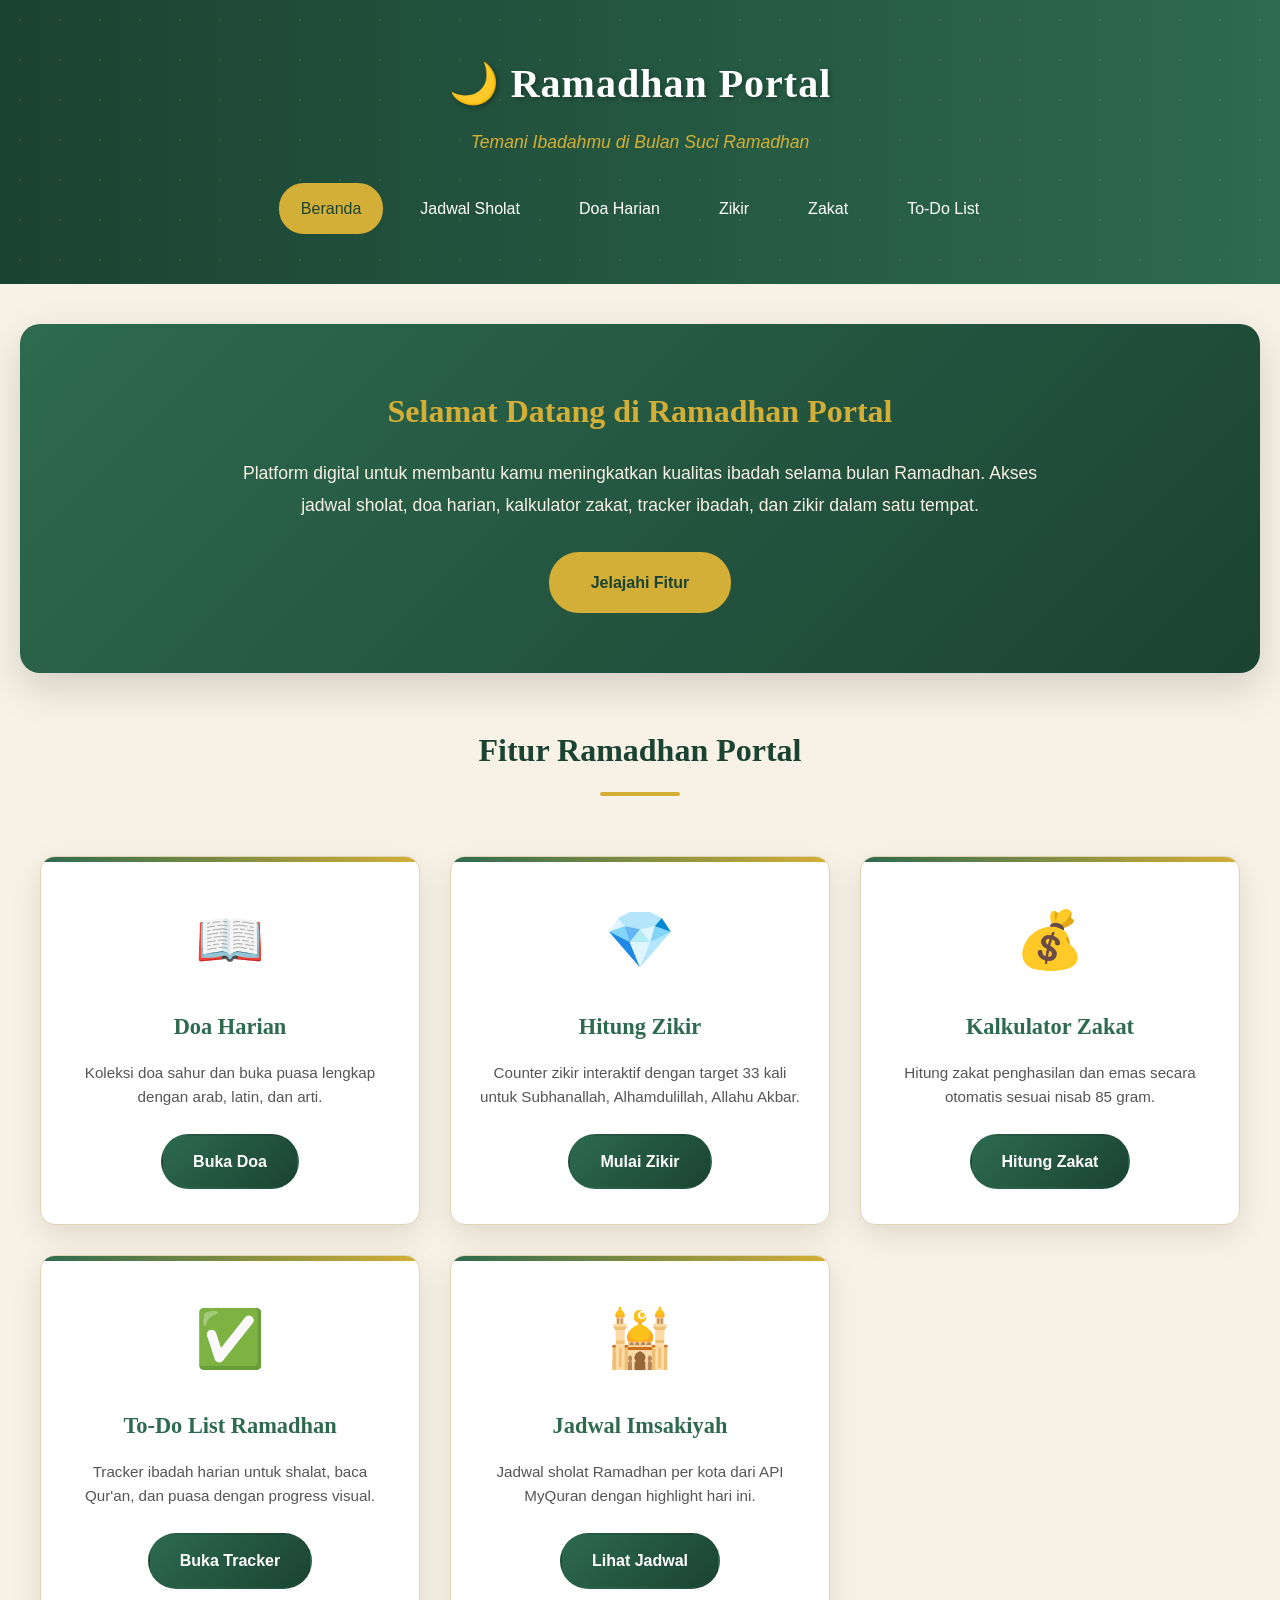
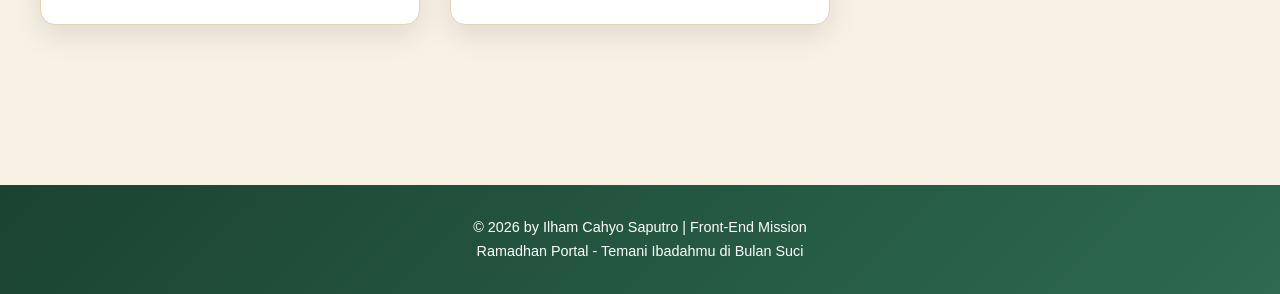
<file: index.html>
<!DOCTYPE html>
<html lang="id">
<head>
    <meta charset="UTF-8">
    <meta name="viewport" content="width=device-width, initial-scale=1.0">
    <title>Ramadhan Portal - Ilham Cahyo Saputro</title>
    <link rel="stylesheet" href="style.css">
</head>
<body>
    <!-- HEADER & NAVIGATION -->
    <header>
        <h1>🌙 Ramadhan Portal</h1>
        <p class="tagline">Temani Ibadahmu di Bulan Suci Ramadhan</p>
        <nav class="nav">
            <a href="index.html" class="active">Beranda</a>
            <a href="Misi Kelima.html">Jadwal Sholat</a>
            <a href="Misi Pertama.html">Doa Harian</a>
            <a href="Misi Kedua.html">Zikir</a>
            <a href="Misi Ketiga.html">Zakat</a>
            <a href="Misi Keempat.html">To-Do List</a>
        </nav>
    </header>

    <!-- MAIN CONTENT -->
    <main>
        <!-- HERO SECTION -->
        <section class="hero">
            <h2>Selamat Datang di Ramadhan Portal</h2>
            <p>
                Platform digital untuk membantu kamu meningkatkan kualitas ibadah selama bulan Ramadhan. 
                Akses jadwal sholat, doa harian, kalkulator zakat, tracker ibadah, dan zikir dalam satu tempat.
            </p>
            <a href="#fitur" class="btn-utama">Jelajahi Fitur</a>
        </section>

        <!-- FITUR SECTION -->
        <section id="fitur" class="fitur-section">
            <h2>Fitur Ramadhan Portal</h2>
            <div class="card-container">
                
                <!-- Card 1: Doa Harian -->
                <div class="card">
                    <div class="card-icon">📖</div>
                    <h3>Doa Harian</h3>
                    <p>Koleksi doa sahur dan buka puasa lengkap dengan arab, latin, dan arti.</p>
                    <a href="Misi Pertama.html" class="btn-card">Buka Doa</a>
                </div>

                <!-- Card 2: Zikir -->
                <div class="card">
                    <div class="card-icon">💎</div>
                    <h3>Hitung Zikir</h3>
                    <p>Counter zikir interaktif dengan target 33 kali untuk Subhanallah, Alhamdulillah, Allahu Akbar.</p>
                    <a href="Misi Kedua.html" class="btn-card">Mulai Zikir</a>
                </div>

                <!-- Card 3: Zakat -->
                <div class="card">
                    <div class="card-icon">💰</div>
                    <h3>Kalkulator Zakat</h3>
                    <p>Hitung zakat penghasilan dan emas secara otomatis sesuai nisab 85 gram.</p>
                    <a href="Misi Ketiga.html" class="btn-card">Hitung Zakat</a>
                </div>

                <!-- Card 4: To-Do List -->
                <div class="card">
                    <div class="card-icon">✅</div>
                    <h3>To-Do List Ramadhan</h3>
                    <p>Tracker ibadah harian untuk shalat, baca Qur'an, dan puasa dengan progress visual.</p>
                    <a href="Misi Keempat.html" class="btn-card">Buka Tracker</a>
                </div>

                <!-- Card 5: Jadwal Sholat -->
                <div class="card">
                    <div class="card-icon">🕌</div>
                    <h3>Jadwal Imsakiyah</h3>
                    <p>Jadwal sholat Ramadhan per kota dari API MyQuran dengan highlight hari ini.</p>
                    <a href="Misi Kelima.html" class="btn-card">Lihat Jadwal</a>
                </div>

            </div>
        </section>
    </main>

    <!-- FOOTER -->
    <footer>
        <p>&copy; 2026 by Ilham Cahyo Saputro | Front-End Mission</p>
        <p>Ramadhan Portal - Temani Ibadahmu di Bulan Suci</p>
    </footer>
</body>
</html>
</file>
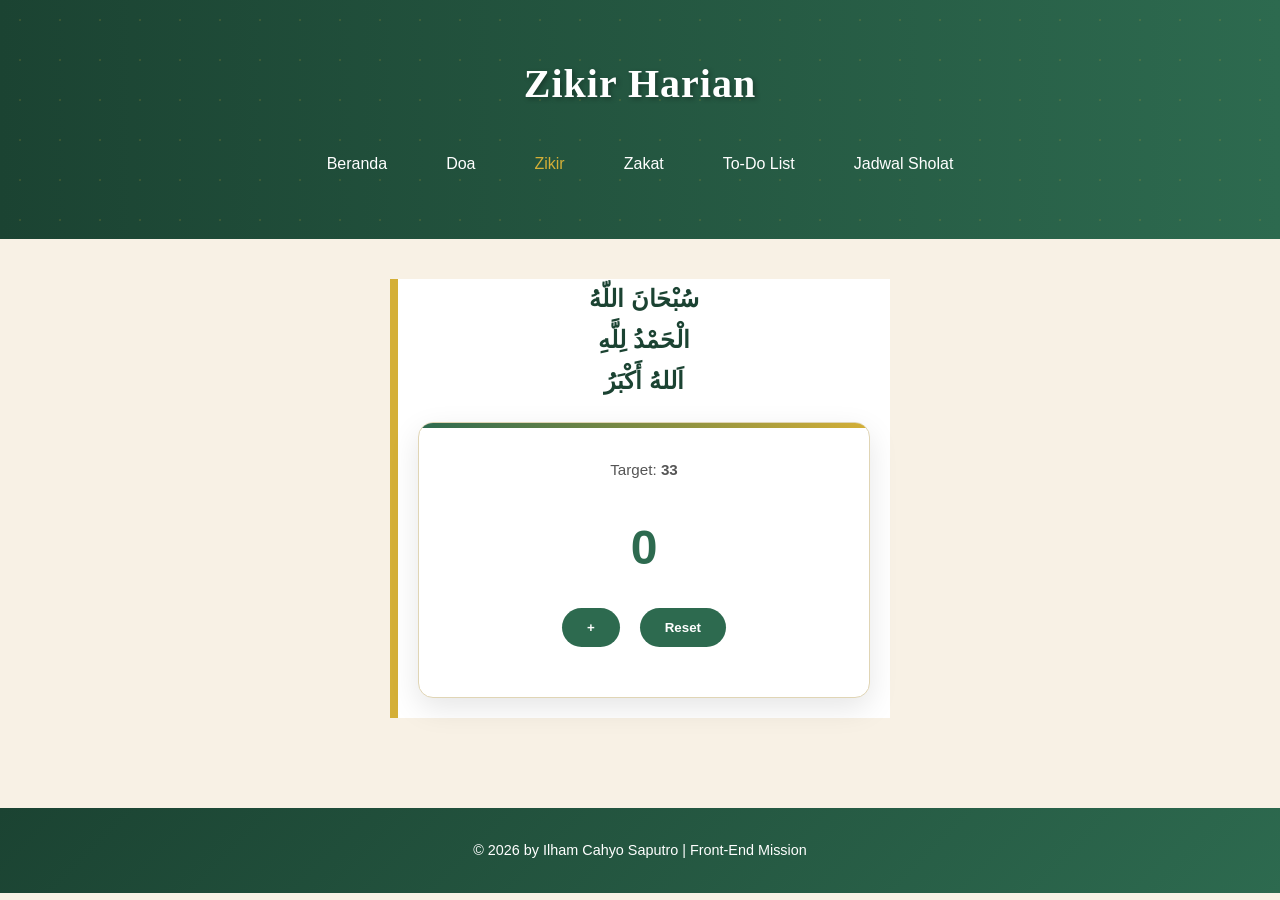
<file: Misi Kedua.html>
<!doctype html>
<html lang="en">
  <head>
    <meta charset="UTF-8" />
    <meta name="viewport" content="width=device-width, initial-scale=1.0" />
    <title>Hitung Zikir - Ramadhan</title>
    <link rel="stylesheet" href="style.css" />
    <link rel="icon" href="logo masjid.png" type="x-icon" />
  </head>
  <body>
    <header>
      <h1>Zikir Harian</h1>
      <nav class="nav">
        <a href="index.html">Beranda</a>
        <a href="Misi Pertama.html">Doa</a>
        <a href="Misi Kedua.html" style="color: #d4af37">Zikir</a>
        <a href="Misi Ketiga.html">Zakat</a>
        <a href="Misi Keempat.html">To-Do List</a>
        <a href="Misi Kelima.html">Jadwal Sholat</a>
      </nav>
    </header>

    <!-- PAGE ZIKIR -->
    <main class="zikir-page">
      <section class="zikir">
        <h2 class="zikirr">
          سُبْحَانَ اللّهُ
          <br />
          الْحَمْدُ لِلَّهِ
          <br />
          اَللهُ أَكْبَرُ
        </h2>

        <div class="card-container">
          <article class="card">
            <div class="zikir-box">
              <p class="target">Target: <strong>33</strong></p>

              <div id="counter" class="counter">0</div>

              <div class="buttons">
                <button id="tambah">+</button>
                <button id="reset">Reset</button>
              </div>

              <div id="notifikasi" class="notifikasi"></div>
            </div>
          </article>
        </div>
      </section>
    </main>

    <footer>
      <p>&copy; 2026 by Ilham Cahyo Saputro | Front-End Mission</p>
    </footer>

    <script src="Misi Kedua.js"></script>
  </body>
</html>
</file>
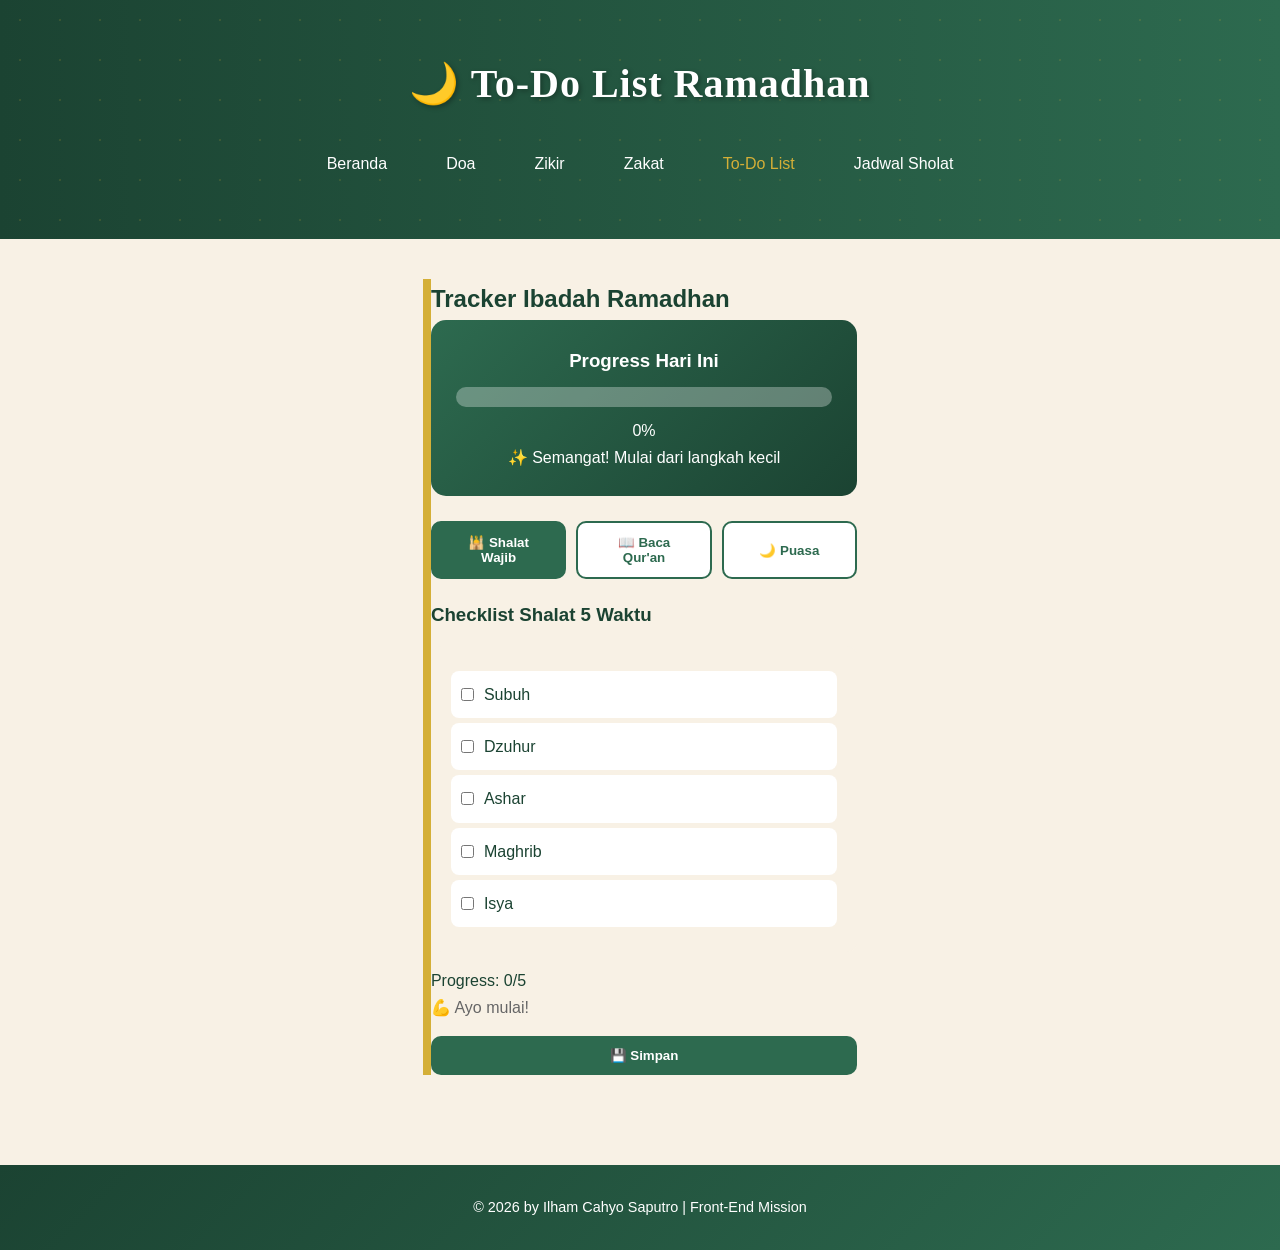
<file: Misi Keempat.html>
<!doctype html>
<html lang="id">
  <head>
    <meta charset="UTF-8" />
    <meta name="viewport" content="width=device-width, initial-scale=1.0" />
    <title>To-Do List Ramadhan</title>
    <link rel="stylesheet" href="style.css" />
    <link rel="icon" href="logo masjid.png" type="x-icon" />
  </head>
  <body>
    <header>
      <h1>🌙 To-Do List Ramadhan</h1>
      <nav class="nav">
        <a href="index.html">Beranda</a>
        <a href="Misi Pertama.html">Doa</a>
        <a href="Misi Kedua.html">Zikir</a>
        <a href="Misi Ketiga.html">Zakat</a>
        <a href="Misi Keempat.html" style="color: #d4af37">To-Do List</a>
        <a href="Misi Kelima.html">Jadwal Sholat</a>
      </nav>
    </header>

    <main class="halaman-utama">
      <section class="utama todo-section">
        <h2>Tracker Ibadah Ramadhan</h2>

        <!-- Progress Harian -->
        <div class="progress-summary">
          <h3>Progress Hari Ini</h3>
          <div class="progress-bar-container">
            <div
              class="progress-bar"
              id="total-progress-bar"
              style="width: 0%"
            ></div>
          </div>
          <p id="total-progress-text">0%</p>
          <p id="motivasi-status" class="motivasi">
            Semangat! Mulai dari langkah kecil ✨
          </p>
        </div>

        <!-- Navigasi -->
        <div class="tab-nav">
          <button class="tab-btn active" data-tab="shalat">
            🕌 Shalat Wajib
          </button>
          <button class="tab-btn" data-tab="quran">📖 Baca Qur'an</button>
          <button class="tab-btn" data-tab="puasa">🌙 Puasa</button>
        </div>

        <!-- Bagian Shalat -->
        <div id="shalat" class="tab-content active">
          <h3>Checklist Shalat 5 Waktu</h3>
          <div class="checklist-container">
            <label class="check-item">
              <input type="checkbox" id="shubuh" class="shalat-check" />
              <span>Subuh</span>
            </label>
            <label class="check-item">
              <input type="checkbox" id="dzuhur" class="shalat-check" />
              <span>Dzuhur</span>
            </label>
            <label class="check-item">
              <input type="checkbox" id="ashar" class="shalat-check" />
              <span>Ashar</span>
            </label>
            <label class="check-item">
              <input type="checkbox" id="maghrib" class="shalat-check" />
              <span>Maghrib</span>
            </label>
            <label class="check-item">
              <input type="checkbox" id="isya" class="shalat-check" />
              <span>Isya</span>
            </label>
          </div>
          <div class="shalat-progress">
            <p>Progress: <span id="shalat-progress-text">0/5</span></p>
            <p id="shalat-status" class="status-text">-</p>
          </div>
          <button id="save-shalat" class="btn-simpan">💾 Simpan</button>
        </div>

        <!-- Bagian Al-Quran -->
        <div id="quran" class="tab-content">
          <h3>Target Baca Qur'an</h3>
          <div class="form-group">
            <label for="quran-target">Target Halaman (per hari)</label>
            <input
              type="number"
              id="quran-target"
              placeholder="Contoh: 10"
              min="1"
            />
          </div>
          <div class="form-group">
            <label for="quran-read">Halaman Sudah Dibaca</label>
            <input
              type="number"
              id="quran-read"
              placeholder="Contoh: 5"
              min="0"
            />
          </div>
          <div class="quran-progress">
            <div class="progress-bar-container">
              <div
                class="progress-bar"
                id="quran-progress-bar"
                style="width: 0%"
              ></div>
            </div>
            <p id="quran-progress-text">0%</p>
            <p id="quran-status" class="status-text">-</p>
          </div>
          <button id="save-quran" class="btn-simpan">💾 Simpan</button>
          <button id="reset-quran" class="btn-reset">🔄 Reset</button>
        </div>

        <!-- BagianPuasa -->
        <div id="puasa" class="tab-content">
          <h3>Kalender Puasa Ramadhan</h3>

          <!-- Info Hari Ini -->
          <div class="hari-ini-box">
            <p>Hari Ini: <span id="nama-hari">-</span></p>
            <p class="hari-ke">
              Hari ke-<span id="hari-ramadhan">1</span> Ramadhan
            </p>
          </div>

          <!-- Kalender Grid (Bisa diklik langsung) -->
          <div class="kalender-container">
            <div id="kalender-grid" class="kalender-grid"></div>
          </div>
          <p
            style="
              text-align: center;
              font-size: 0.8rem;
              color: #666;
              margin-top: 10px;
            "
          >
            💡 Klik pada kotak tanggal untuk menandai sudah puasa
          </p>

          <!-- Progress Puasa -->
          <div class="puasa-progress">
            <p>Total Puasa: <span id="puasa-count">0</span>/30 hari</p>
            <div class="progress-bar-container">
              <div
                class="progress-bar"
                id="puasa-progress-bar"
                style="width: 0%"
              ></div>
            </div>
            <p id="puasa-status" class="status-text">-</p>
          </div>
          <button id="save-puasa" class="btn-simpan">💾 Simpan Progress</button>
        </div>
      </section>
    </main>

    <footer>
      <p>&copy; 2026 by Ilham Cahyo Saputro | Front-End Mission</p>
    </footer>

    <script src="Misi Keempat.js"></script>
  </body>
</html>
</file>
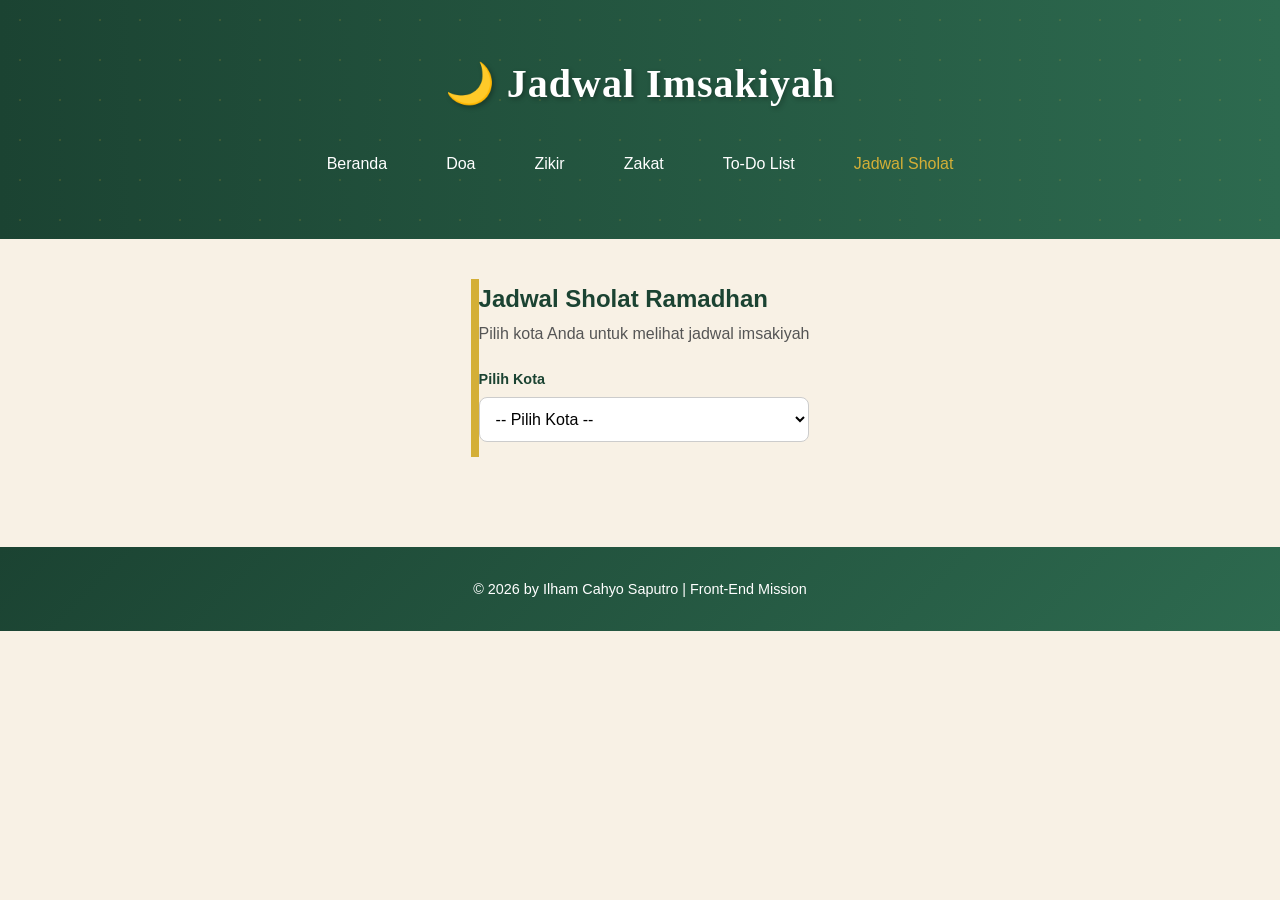
<file: Misi Kelima.html>
<!DOCTYPE html>
<html lang="id">
<head>
    <meta charset="UTF-8">
    <meta name="viewport" content="width=device-width, initial-scale=1.0">
    <title>Jadwal Imsakiyah - Ramadhan Web</title>
    <link rel="stylesheet" href="style.css">
    <link rel="icon" href="logo masjid.png" type="x-icon" />
</head>
<body>
    <header>
        <h1>🌙 Jadwal Imsakiyah</h1>
        <nav class="nav">
            <a href="index.html">Beranda</a>
            <a href="Misi Pertama.html">Doa</a>
            <a href="Misi Kedua.html">Zikir</a>
            <a href="Misi Ketiga.html">Zakat</a>
            <a href="Misi Keempat.html">To-Do List</a>
            <a href="Misi Kelima.html" style="color: #D4AF37;">Jadwal Sholat</a>
        </nav>
    </header>

    <main class="halaman-utama">
        <section class="utama imsakiyah-section">
            <h2>Jadwal Sholat Ramadhan</h2>
            <p style="text-align: center; margin-bottom: 20px; color: #555;">
                Pilih kota Anda untuk melihat jadwal imsakiyah
            </p>
            
            <!-- Dropdown Kota -->
            <div class="form-group">
                <label for="pilih-kota">Pilih Kota</label>
                <select id="pilih-kota">
                    <option value="">-- Pilih Kota --</option>
                    <!-- Kota akan diisi oleh JavaScript -->
                </select>
            </div>

            <!-- Loading State -->
            <div id="loading" class="loading-state" style="display: none;">
                <div class="spinner"></div>
                <p>Memuat data jadwal...</p>
            </div>

            <!-- Error State -->
            <div id="error" class="error-state" style="display: none;">
                <p>⚠️ Gagal memuat data. Silakan coba lagi.</p>
                <button id="retry-btn" class="btn-utama">Coba Lagi</button>
            </div>

            <!-- Info Lokasi -->
            <div id="lokasi-info" class="lokasi-info" style="display: none;">
                <h3 id="nama-lokasi">-</h3>
                <p id="nama-daerah">-</p>
            </div>

            <!-- Tabel Jadwal -->
            <div id="tabel-container" class="tabel-container" style="display: none;">
                <table class="jadwal-table">
                    <thead>
                        <tr>
                            <th>Tanggal</th>
                            <th>Imsak</th>
                            <th>Subuh</th>
                            <th>Dzuhur</th>
                            <th>Ashar</th>
                            <th>Maghrib</th>
                            <th>Isya</th>
                        </tr>
                    </thead>
                    <tbody id="jadwal-body">
                        <!-- Data akan diisi oleh JavaScript -->
                    </tbody>
                </table>
            </div>
        </section>
    </main>

    <footer>
        <p>&copy; 2026 by Ilham Cahyo Saputro | Front-End Mission</p>
    </footer>

    <script src="Misi Kelima.js"></script>
</body>
</html>
</file>
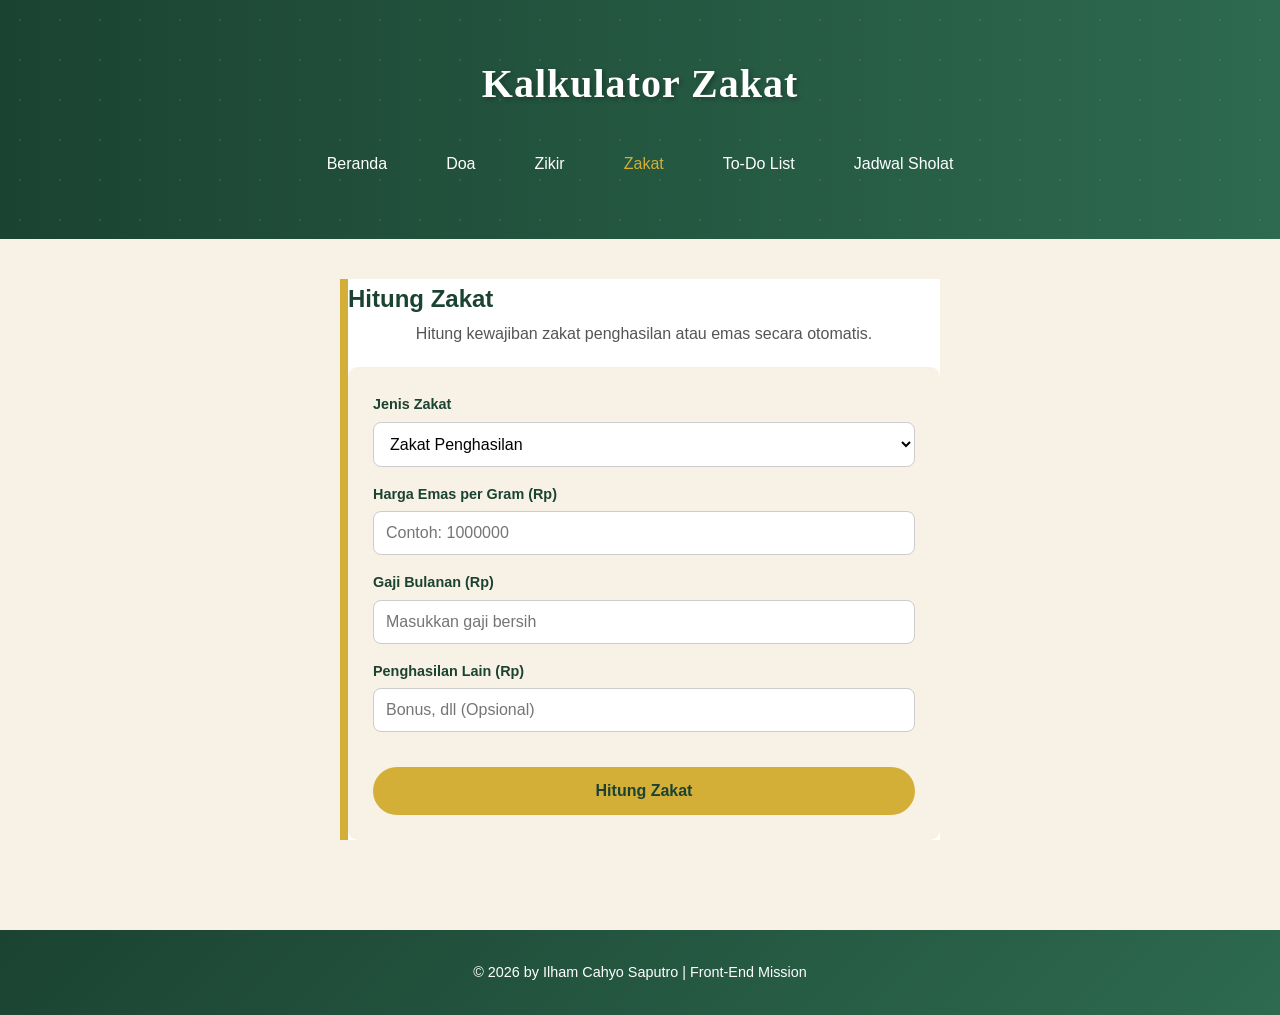
<file: Misi Ketiga.html>
<!DOCTYPE html>
<html lang="id">
<head>
    <meta charset="UTF-8">
    <meta name="viewport" content="width=device-width, initial-scale=1.0">
    <title>Kalkulator Zakat - Ramadhan Web</title>
    <link rel="stylesheet" href="style.css">
    <link rel="icon" href="logo masjid.png" type="x-icon" />
</head>
<body>
    <header>
        <h1>Kalkulator Zakat</h1>
        <nav class="nav">
            <a href="index.html">Beranda</a>
            <a href="Misi Pertama.html">Doa</a>
            <a href="Misi Kedua.html">Zikir</a>
            <a href="Misi Ketiga.html" style="color: #d4af37">Zakat</a>
            <a href="Misi Keempat.html">To-Do List</a>
            <a href="Misi Kelima.html">Jadwal Sholat</a>
        </nav>
    </header>

    <!-- PAGE ZAKAT -->
    <main class="halaman-utama">
        <section class="utama zakat-section">
            <h2>Hitung Zakat</h2>
            <p style="text-align: center; margin-bottom: 20px; color: #555;">Hitung kewajiban zakat penghasilan atau emas secara otomatis.</p>
            
            <div class="form-container">
                <div class="form-group">
                    <label for="jenis-zakat">Jenis Zakat</label>
                    <select id="jenis-zakat">
                        <option value="penghasilan">Zakat Penghasilan</option>
                        <option value="emas">Zakat Emas</option>
                    </select>
                </div>

                <div class="form-group">
                    <label for="harga-emas">Harga Emas per Gram (Rp)</label>
                    <input type="number" id="harga-emas" placeholder="Contoh: 1000000">
                </div>

                <div id="form-penghasilan">
                    <div class="form-group">
                        <label for="gaji">Gaji Bulanan (Rp)</label>
                        <input type="number" id="gaji" placeholder="Masukkan gaji bersih">
                    </div>
                    <div class="form-group">
                        <label for="penghasilan-lain">Penghasilan Lain (Rp)</label>
                        <input type="number" id="penghasilan-lain" placeholder="Bonus, dll (Opsional)">
                    </div>
                </div>

                <div id="form-emas" style="display: none;">
                    <div class="form-group">
                        <label for="gram-emas">Total Emas (Gram)</label>
                        <input type="number" id="gram-emas" placeholder="Masukkan jumlah gram">
                    </div>
                </div>

                <button id="hitung-btn" class="btn-utama" style="width: 100%; margin-top: 20px; border: none; cursor: pointer;">Hitung Zakat</button>
            </div>

            <div id="hasil-zakat" class="result-box" style="display: none;">
                <h3>Hasil Perhitungan</h3>
                <div class="result-item">
                    <span>Total Harta/Penghasilan:</span>
                    <strong id="res-total">Rp 0</strong>
                </div>
                <div class="result-item">
                    <span>Nisab (85gr Emas):</span>
                    <strong id="res-nisab">Rp 0</strong>
                </div>
                <div class="result-item">
                    <span>Status:</span>
                    <strong id="res-status" style="color: #1B4332;">-</strong>
                </div>
                <div class="result-item highlight">
                    <span>Zakat yang harus dibayar:</span>
                    <strong id="res-zakat">Rp 0</strong>
                </div>
            </div>
        </section>
    </main>

    <footer>
        <p>&copy; 2026 by Ilham Cahyo Saputro | Front-End Mission</p>
    </footer>

    <script src="Misi Ketiga.js"></script>
</body>
</html>
</file>
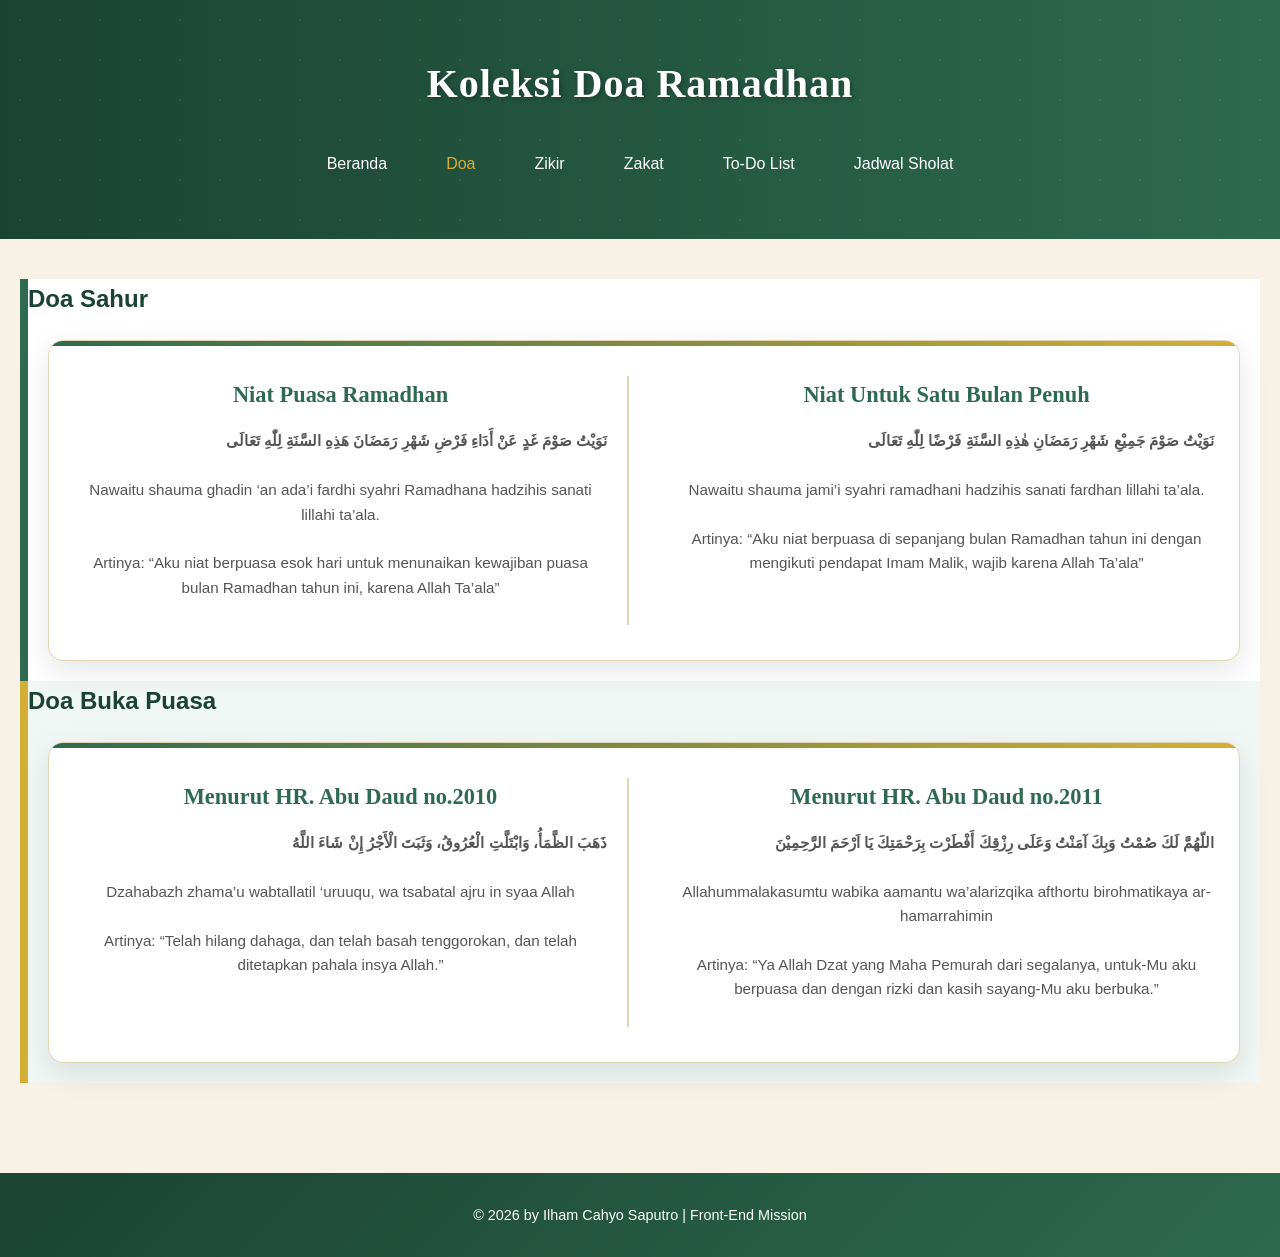
<file: Misi Pertama.html>
<!doctype html>
<html lang="en">
  <head>
    <meta charset="UTF-8" />
    <meta name="viewport" content="width=device-width, initial-scale=1.0" />
    <title>Doa-Doa Bulan Ramadhan</title>
    <link rel="stylesheet" href="style.css" />
    <link rel="icon" href="logo masjid.png" type="x-icon" />
  </head>
  <body>
    <header>
      <h1>Koleksi Doa Ramadhan</h1>
      <nav class="nav">
        <a href="index.html">Beranda</a>
        <a href="Misi Pertama.html" style="color: #d4af37">Doa</a>
        <a href="Misi Kedua.html">Zikir</a>
        <a href="Misi Ketiga.html">Zakat</a>
        <a href="Misi Keempat.html">To-Do List</a>
        <a href="Misi Kelima.html">Jadwal Sholat</a>
      </nav>
    </header>

    <main>
      <!-- PAGE SAHUR -->
      <section class="sahur">
        <h2 class="sahurr">Doa Sahur</h2>

        <div class="card-container">
          <article class="card">
            <div class="doa">
              <div class="bagian-doa">
                <h3>Niat Puasa Ramadhan</h3>
                <p class="arab">
                  نَوَيْتُ صَوْمَ غَدٍ عَنْ أَدَاءِ فَرْضِ شَهْرِ رَمَضَانَ
                  هَذِهِ السَّنَةِ لِلّٰهِ تَعَالَى
                </p>
                <p class="arti">
                  Nawaitu shauma ghadin ‘an ada’i fardhi syahri Ramadhana
                  hadzihis sanati lillahi ta’ala. <br /><br />
                  Artinya: “Aku niat berpuasa esok hari untuk menunaikan
                  kewajiban puasa bulan Ramadhan tahun ini, karena Allah Ta’ala”
                </p>
              </div>

              <div class="bagian-doa">
                <h3>Niat Untuk Satu Bulan Penuh</h3>
                <p class="arab">
                  نَوَيْتُ صَوْمَ جَمِيْعِ شَهْرِ رَمَضَانِ هٰذِهِ السَّنَةِ
                  فَرْضًا لِلّٰهِ تَعَالَى
                </p>
                <p class="arti">
                  Nawaitu shauma jami’i syahri ramadhani hadzihis sanati fardhan
                  lillahi ta’ala. <br /><br />
                  Artinya: “Aku niat berpuasa di sepanjang bulan Ramadhan tahun
                  ini dengan mengikuti pendapat Imam Malik, wajib karena Allah
                  Ta’ala”
                </p>
              </div>
            </div>
          </article>
        </div>
      </section>

      <!-- PAGE BUKA -->
      <section class="buka">
        <h2 class="bukaa">Doa Buka Puasa</h2>

        <div class="card-container">
          <article class="card">
            <div class="doa">
              <div class="bagian-doa">
                <h3>Menurut HR. Abu Daud no.2010</h3>
                <p class="arab">
                  ذَهَبَ الظَّمَأُ، وَابْتَلَّتِ الْعُرُوقُ، وَثَبَتَ الْأَجْرُ
                  إِنْ شَاءَ اللَّهُ
                </p>
                <p class="arti">
                  Dzahabazh zhama’u wabtallatil ‘uruuqu, wa tsabatal ajru in
                  syaa Allah <br /><br />
                  Artinya: “Telah hilang dahaga, dan telah basah tenggorokan,
                  dan telah ditetapkan pahala insya Allah.”
                </p>
              </div>

              <div class="bagian-doa">
                <h3>Menurut HR. Abu Daud no.2011</h3>
                <p class="arab">
                  اللّهُمَّ لَكَ صُمْتُ وَبِكَ آمَنْتُ وَعَلَى رِزْقِكَ
                  أَفْطَرْت بِرَحْمَتِكَ يَا اَرْحَمَ الرَّحِمِيْنَ
                </p>
                <p class="arti">
                  Allahummalakasumtu wabika aamantu wa’alarizqika afthortu
                  birohmatikaya ar-hamarrahimin <br /><br />
                  Artinya: “Ya Allah Dzat yang Maha Pemurah dari segalanya,
                  untuk-Mu aku berpuasa dan dengan rizki dan kasih sayang-Mu aku
                  berbuka.”
                </p>
              </div>
            </div>
          </article>
        </div>
      </section>
    </main>

    <footer>
      <p>&copy; 2026 by Ilham Cahyo Saputro | Front-End Mission</p>
    </footer>
  </body>
</html>
</file>
<file: style.css>
/* ============================================
    GLOBAL
   ============================================ */
   
* {
    margin: 0;
    padding: 0;
    box-sizing: border-box;
    font-family: 'Segoe UI', Tahoma, Geneva, Verdana, sans-serif;
}

body {
    background-color: #F8F1E5;
    color: #1B4332;
    line-height: 1.7;
}

/* ============================================
    HEADER & NAVIGATION (Misi 6)
   ============================================ */
header {
    text-align: center;
    background: linear-gradient(to right, #1B4332, #2D6A4F);
    color: white;
    padding: 50px 20px;
    background-image: 
        radial-gradient(rgba(212,175,55,0.15) 1px, transparent 1px),
        linear-gradient(to right, #1B4332, #2D6A4F);
    background-size: 40px 40px, 100% 100%;
    background-repeat: repeat, no-repeat;
}

header h1 {
    font-family: Georgia, 'Times New Roman', serif;
    font-size: 2.5rem;
    letter-spacing: 1px;
    text-shadow: 2px 2px 5px rgba(0,0,0,0.3);
    margin-bottom: 10px;
}

.tagline {
    font-size: 1.1rem;
    color: #D4AF37;
    margin-bottom: 25px;
    font-style: italic;
}

.nav {
    margin-top: 20px;
    display: flex;
    justify-content: center;
    flex-wrap: wrap;
    gap: 15px;
}

.nav a {
    color: white;
    text-decoration: none;
    padding: 10px 20px;
    border-radius: 25px;
    font-weight: 500;
    transition: all 0.3s ease;
    border: 2px solid transparent;
}

.nav a:hover,
.nav a.active {
    color: #1B4332;
    background-color: #D4AF37;
    border-color: #D4AF37;
}

/* ============================================
   MAIN 
   ============================================ */
main {
    padding: 40px 20px;
    max-width: 1400px;
    margin: auto;
}

.halaman-utama {
    display: flex;
    justify-content: center;
}

/* ============================================
   HERO SECTION (Misi 6)
   ============================================ */
.hero {
    background: linear-gradient(135deg, #2D6A4F, #1B4332);
    color: white;
    padding: 60px 40px;
    border-radius: 20px;
    text-align: center;
    margin-bottom: 50px;
    box-shadow: 0 15px 40px rgba(0,0,0,0.15);
}

.hero h2 {
    font-family: Georgia, 'Times New Roman', serif;
    font-size: 2rem;
    margin-bottom: 20px;
    color: #D4AF37;
}

.hero p {
    font-size: 1.1rem;
    max-width: 800px;
    margin: 0 auto 30px;
    color: #F8F1E5;
    line-height: 1.8;
}

/* ============================================
   FITUR SECTION & CARDS (Misi 6)
   ============================================ */
.fitur-section {
    margin-bottom: 50px;
}

.fitur-section h2 {
    text-align: center;
    font-size: 2rem;
    font-family: Georgia, 'Times New Roman', serif;
    color: #1B4332;
    margin-bottom: 40px;
    position: relative;
}

.fitur-section h2::after {
    content: '';
    display: block;
    width: 80px;
    height: 4px;
    background-color: #D4AF37;
    margin: 15px auto 0;
    border-radius: 2px;
}

.card-container {
    display: grid;
    grid-template-columns: repeat(auto-fit, minmax(280px, 1fr));
    gap: 30px;
    padding: 20px;
}

.card {
    background-color: white;
    padding: 35px 25px;
    border-radius: 15px;
    border: 1px solid #E0D5B5;
    box-shadow: 0 10px 30px rgba(0, 0, 0, 0.1);
    transition: all 0.3s ease;
    text-align: center;
    position: relative;
    overflow: hidden;
}

.card::before {
    content: '';
    position: absolute;
    top: 0;
    left: 0;
    width: 100%;
    height: 5px;
    background: linear-gradient(90deg, #2D6A4F, #D4AF37);
}

.card:hover {
    box-shadow: 0 20px 50px rgba(0,0,0,0.18);
    transform: translateY(-10px);
}

.card-icon {
    font-size: 3.5rem;
    margin-bottom: 20px;
    display: block;
}

.card h3 {
    font-size: 1.4rem;
    font-weight: 600;
    color: #2D6A4F;
    margin-bottom: 15px;
    font-family: Georgia, 'Times New Roman', serif;
}

.card p {
    color: #555;
    font-size: 0.95rem;
    line-height: 1.6;
    margin-bottom: 25px;
}

.btn-card {
    display: inline-block;
    padding: 12px 30px;
    background: linear-gradient(135deg, #2D6A4F, #1B4332);
    color: white;
    text-decoration: none;
    border-radius: 30px;
    font-weight: 600;
    transition: all 0.3s ease;
    border: 2px solid transparent;
}

.btn-card:hover {
    background: transparent;
    color: #2D6A4F;
    border-color: #2D6A4F;
    transform: translateY(-3px);
}

.btn-utama {
    display: inline-block;
    padding: 15px 40px;
    background-color: #D4AF37;
    color: #1B4332;
    text-decoration: none;
    border-radius: 30px;
    transition: all 0.3s ease;
    font-weight: 700;
    font-size: 1rem;
    border: 2px solid #D4AF37;
}

.btn-utama:hover {
    background-color: transparent;
    color: #D4AF37;
    transform: translateY(-3px);
}

/* ============================================
   MISI 1: DOA (Existing)
   ============================================ */
.doa {
    display: grid;
    grid-template-columns: 1fr 1fr;
    gap: 30px;
}

.bagian-doa:first-child {
    border-right: 2px solid #e0d5b5;
    padding-right: 20px;
}

.bagian-doa:last-child {
    padding-left: 20px;
}

.sahur {
    border-left: 8px solid #2D6A4F;
    background-color: #ffffff;
}

.buka {
    border-left: 8px solid #D4AF37;
    background-color: #F0F7F4;
}

.arab {
    font-size: 1.3rem;
    font-weight: bold;
    text-align: right;
    color: #2D6A4F;
    margin-bottom: 15px;
    line-height: 2.2;
    direction: rtl;
}

.arti {
    font-size: 1rem;
    color: #555;
}

/* ============================================
   MISI 2: ZIKIR
   ============================================ */
.zikir-page {
    display: flex;
    justify-content: center;
}

.zikir {
    border-left: 8px solid #D4AF37;
    background-color: #ffffff;
    max-width: 500px;
    width: 100%;
    text-align: center;
}

.counter {
    font-size: 3rem;
    font-weight: bold;
    text-align: center;
    color: #2D6A4F;
    margin: 20px 0;
}

.buttons {
    display: flex;
    justify-content: center;
    gap: 20px;
    margin-top: 15px;
}

.buttons button {
    padding: 12px 25px;
    border: none;
    border-radius: 30px;
    background-color: #2D6A4F;
    color: white;
    font-weight: bold;
    cursor: pointer;
    transition: 0.2s ease;
}

.buttons button:hover {
    background-color: #1B4332;
}

.notifikasi {
    margin-top: 15px;
    text-align: center;
    font-weight: bold;
    color: #D4AF37;
    font-size: 1.1rem;
}

/* ============================================
   MISI 3: ZAKAT (New)
   ============================================ */
.zakat-section {
    border-left: 8px solid #D4AF37;
    background-color: #ffffff;
    max-width: 600px;
    width: 100%;
}

.form-container {
    background-color: #F8F1E5;
    padding: 25px;
    border-radius: 10px;
    margin-top: 20px;
}

.form-group {
    margin-bottom: 15px;
}

.form-group label {
    display: block;
    margin-bottom: 5px;
    font-weight: 600;
    color: #1B4332;
    font-size: 0.9rem;
}

.form-group input, 
.form-group select {
    width: 100%;
    padding: 12px;
    border: 1px solid #ccc;
    border-radius: 8px;
    font-size: 1rem;
    font-family: inherit;
    background-color: white;
}

.form-group small {
    display: block;
    margin-top: 5px;
    color: #666;
    font-size: 0.8rem;
}

.result-box {
    background-color: #F0F7F4;
    border: 2px solid #2D6A4F;
    border-radius: 10px;
    padding: 20px;
    margin-top: 25px;
    animation: fadeIn 0.5s ease;
}

.result-item {
    display: flex;
    justify-content: space-between;
    margin-bottom: 10px;
    padding-bottom: 10px;
    border-bottom: 1px dashed #ccc;
}

.result-item.highlight {
    background-color: #D4AF37;
    color: white;
    padding: 10px;
    border-radius: 5px;
    margin-top: 10px;
}

/* ============================================
   MISI 4: TO-DO LIST
   ============================================ */
.todo-section {
    border-left: 8px solid #D4AF37;
    max-width: 800px;
}

.progress-summary {
    background: linear-gradient(135deg, #2D6A4F, #1B4332);
    color: white;
    padding: 25px;
    border-radius: 15px;
    margin-bottom: 25px;
    text-align: center;
}

.progress-bar-container {
    background-color: rgba(255,255,255,0.3);
    border-radius: 20px;
    height: 20px;
    margin: 10px 0;
    overflow: hidden;
}

.progress-bar {
    background: linear-gradient(90deg, #D4AF37, #F4D03F);
    height: 100%;
    border-radius: 20px;
    transition: width 0.5s ease;
}

.tab-nav {
    display: flex;
    gap: 10px;
    margin-bottom: 20px;
    flex-wrap: wrap;
}

.tab-btn {
    flex: 1;
    min-width: 120px;
    padding: 12px 20px;
    border: 2px solid #2D6A4F;
    background-color: white;
    color: #2D6A4F;
    border-radius: 10px;
    cursor: pointer;
    font-weight: 600;
}

.tab-btn.active {
    background-color: #2D6A4F;
    color: white;
}

.tab-content {
    display: none;
    animation: fadeIn 0.3s ease;
}

.tab-content.active {
    display: block;
}

.checklist-container {
    background-color: #F8F1E5;
    padding: 20px;
    border-radius: 10px;
    margin: 15px 0;
}

.check-item {
    display: flex;
    align-items: center;
    gap: 10px;
    padding: 10px;
    margin: 5px 0;
    background-color: white;
    border-radius: 8px;
    cursor: pointer;
}

.kalender-grid {
    display: grid;
    grid-template-columns: repeat(6, 1fr);
    gap: 10px;
    margin: 20px 0;
}

.kalender-day {
    aspect-ratio: 1;
    display: flex;
    align-items: center;
    justify-content: center;
    background-color: #F8F1E5;
    border-radius: 10px;
    font-weight: 600;
    color: #2D6A4F;
    border: 2px solid #E0D5B5;
    cursor: pointer;
}

.kalender-day.completed {
    background-color: #2D6A4F;
    color: white;
}

.kalender-day.current-day {
    border: 3px solid #D4AF37;
    transform: scale(1.1);
}

.btn-simpan {
    width: 100%;
    padding: 12px;
    margin-top: 15px;
    background-color: #2D6A4F;
    color: white;
    border: none;
    border-radius: 10px;
    font-weight: 600;
    cursor: pointer;
}

/* ============================================
   MISI 5: JADWAL SHOLAT
   ============================================ */
.imsakiyah-section {
    border-left: 8px solid #D4AF37;
    max-width: 1000px;
}

.loading-state, .error-state {
    text-align: center;
    padding: 40px;
    background-color: #F8F1E5;
    border-radius: 10px;
    margin: 20px 0;
}

.spinner {
    width: 50px;
    height: 50px;
    border: 5px solid #E0D5B5;
    border-top: 5px solid #2D6A4F;
    border-radius: 50%;
    animation: spin 1s linear infinite;
    margin: 0 auto 15px;
}

@keyframes spin {
    0% { transform: rotate(0deg); }
    100% { transform: rotate(360deg); }
}

.tabel-container {
    overflow-x: auto;
    margin: 20px 0;
    border-radius: 10px;
    box-shadow: 0 5px 20px rgba(0,0,0,0.1);
}

.jadwal-table {
    width: 100%;
    border-collapse: collapse;
    background-color: white;
    min-width: 600px;
}

.jadwal-table thead {
    background: linear-gradient(135deg, #2D6A4F, #1B4332);
    color: white;
}

.jadwal-table th,
.jadwal-table td {
    padding: 15px 10px;
    text-align: center;
    border-bottom: 1px solid #E0D5B5;
}

.jadwal-table tbody tr.hari-ini {
    background: linear-gradient(90deg, #D4AF37, #F4D03F);
    color: white;
    font-weight: bold;
}

/* ============================================
   FOOTER (Global)
   ============================================ */
footer {
    background: linear-gradient(135deg, #1B4332, #2D6A4F);
    padding: 30px;
    color: white;
    text-align: center;
    font-size: 0.9rem;
    margin-top: 50px;
}

/* ============================================
   RESPONSIVE (Global)
   ============================================ */
@media (max-width: 768px) {
    header h1 { font-size: 1.8rem; }
    .nav { flex-direction: column; align-items: center; }
    .nav a { width: 100%; max-width: 250px; text-align: center; }
    .hero { padding: 40px 20px; }
    .card-container { grid-template-columns: 1fr; }
    .doa { grid-template-columns: 1fr; }
    .bagian-doa:first-child { border-right: none; border-bottom: 2px solid #e0d5b5; }
    .kalender-grid { grid-template-columns: repeat(5, 1fr); }
    .jadwal-table th, .jadwal-table td { padding: 10px 5px; font-size: 0.85rem; }
}
</file>
